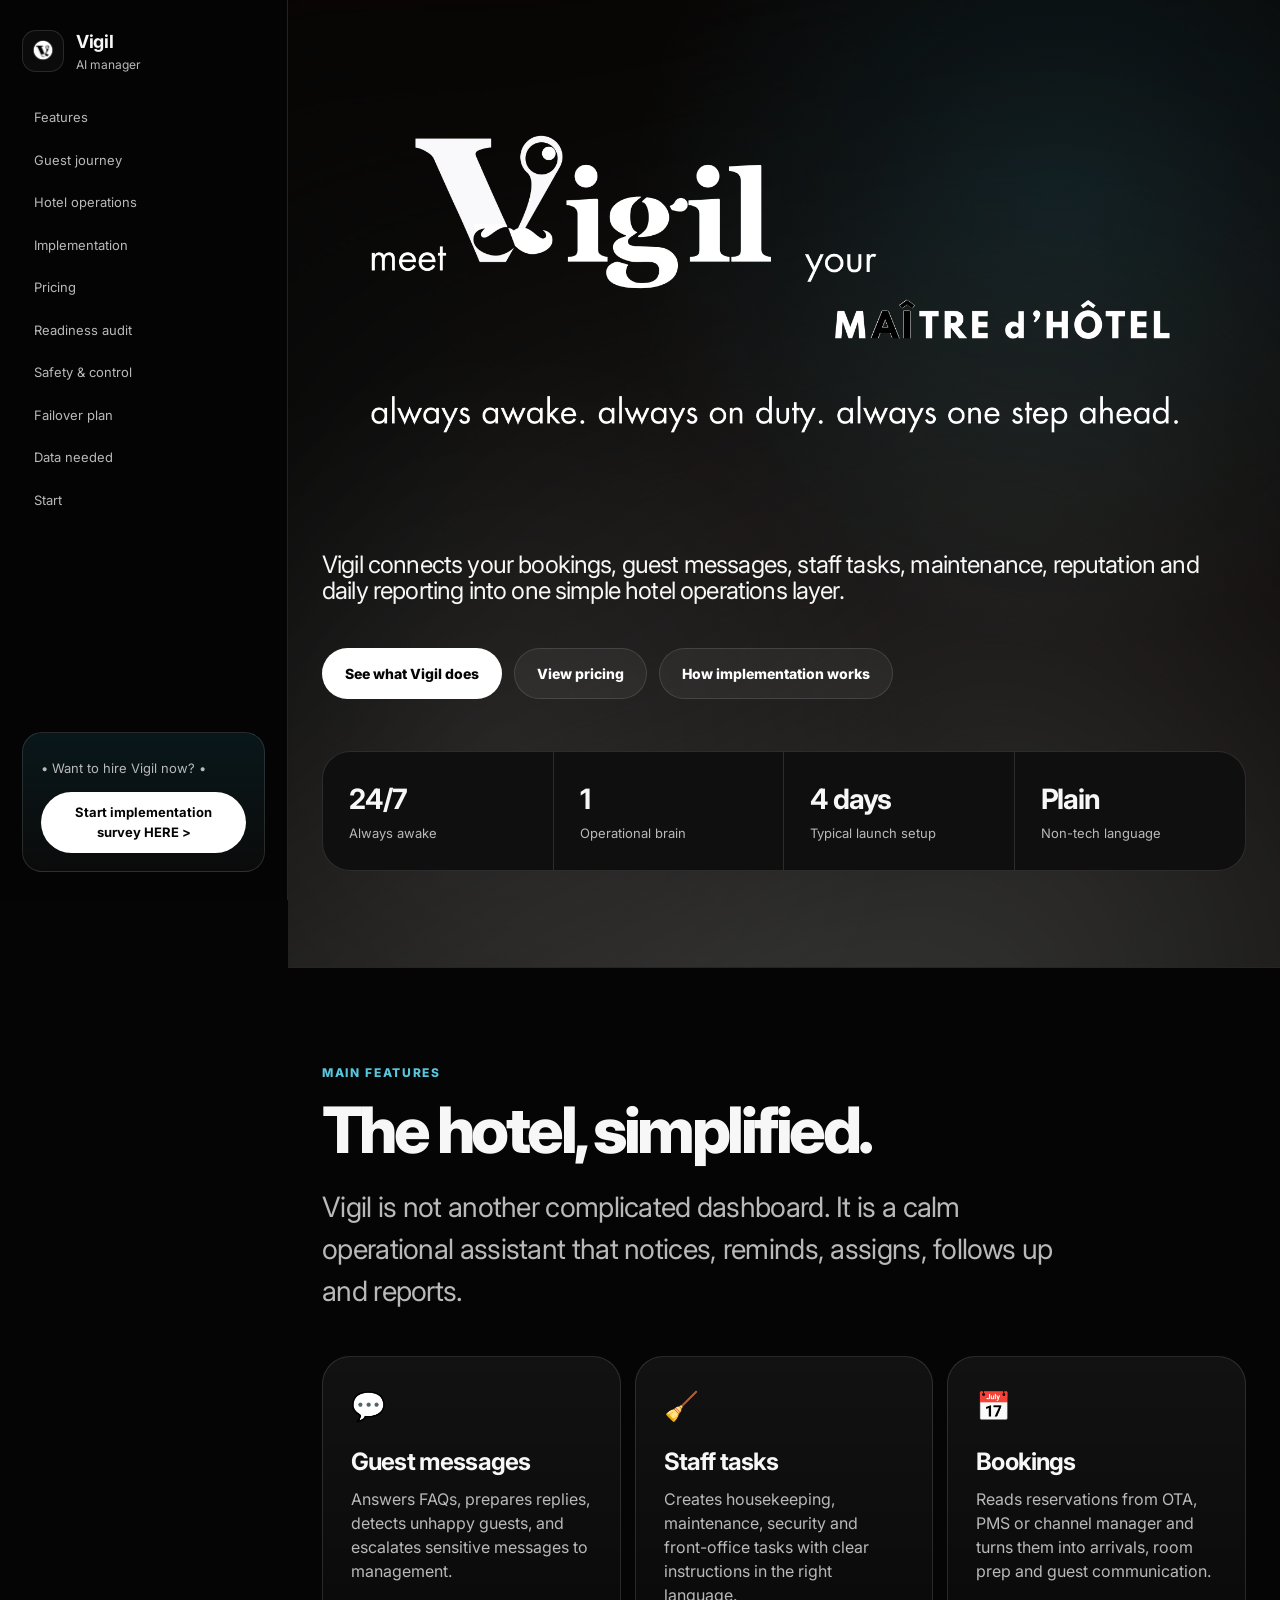
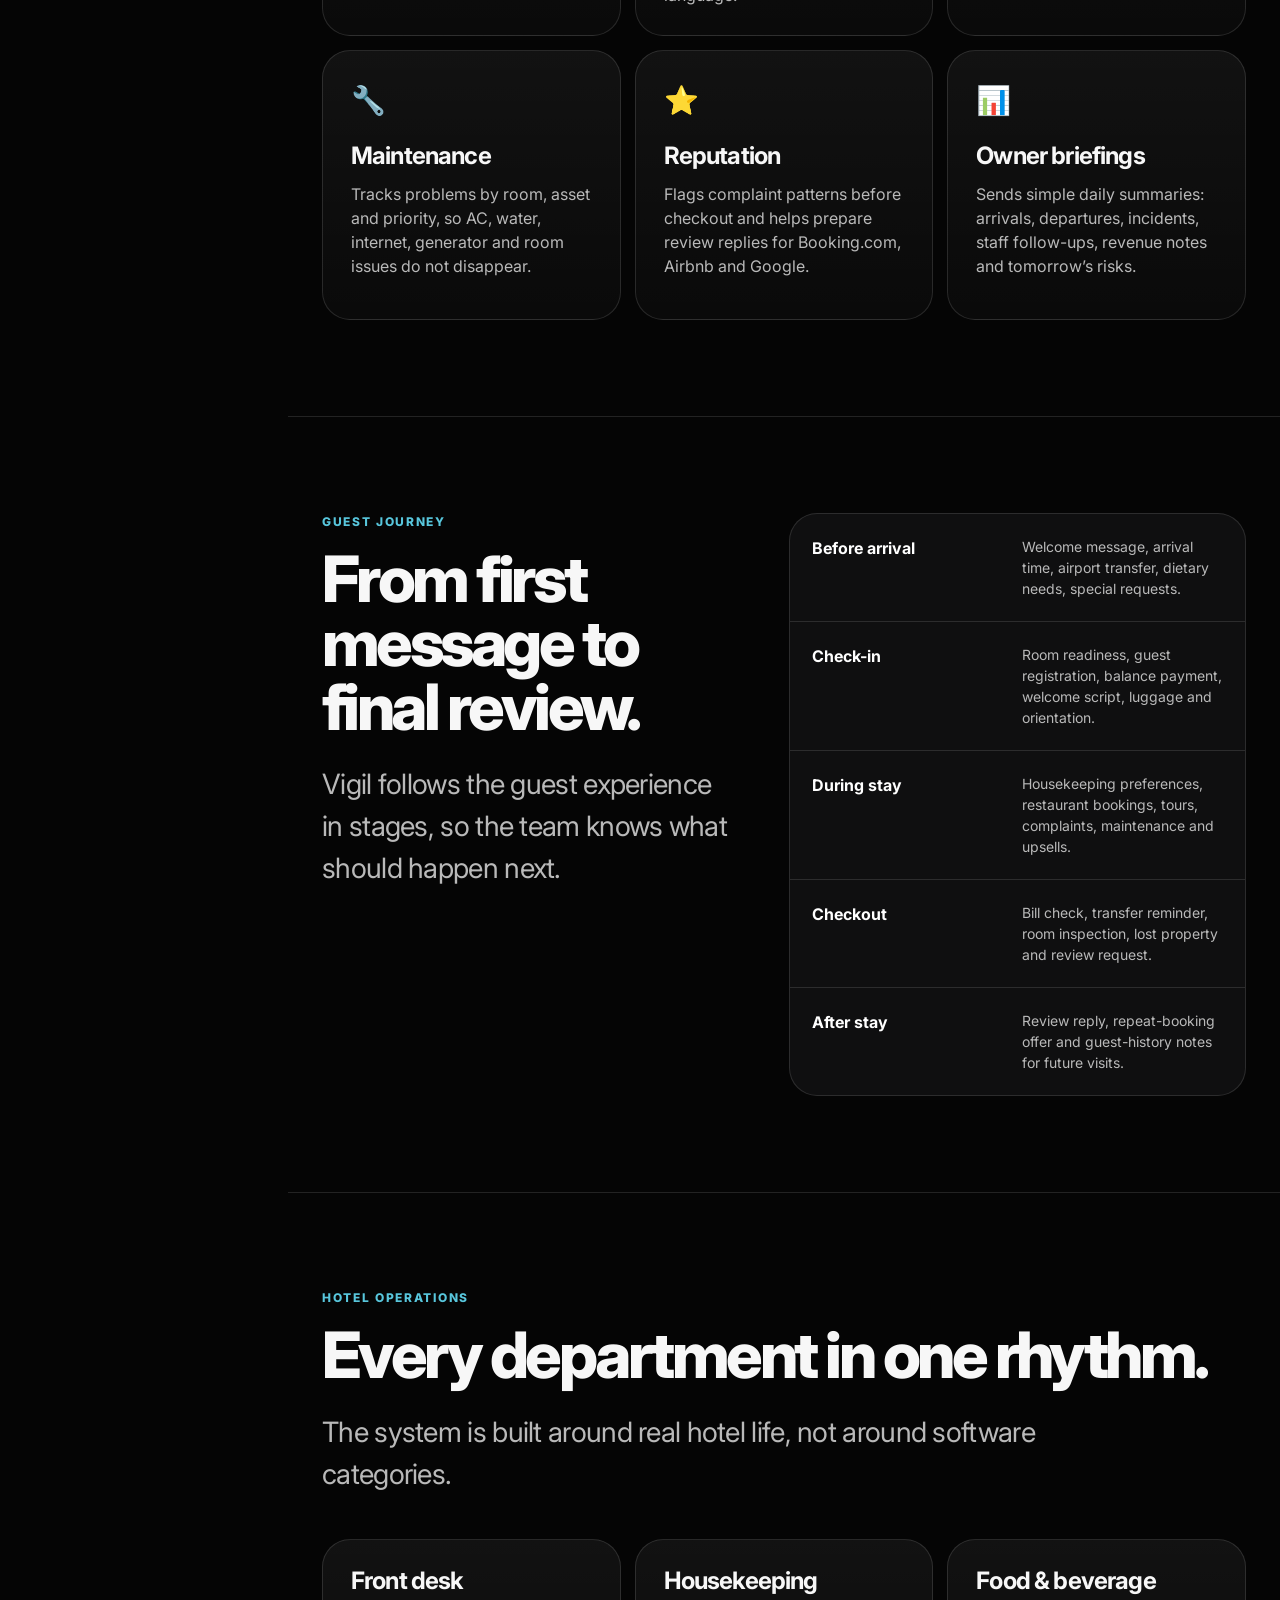
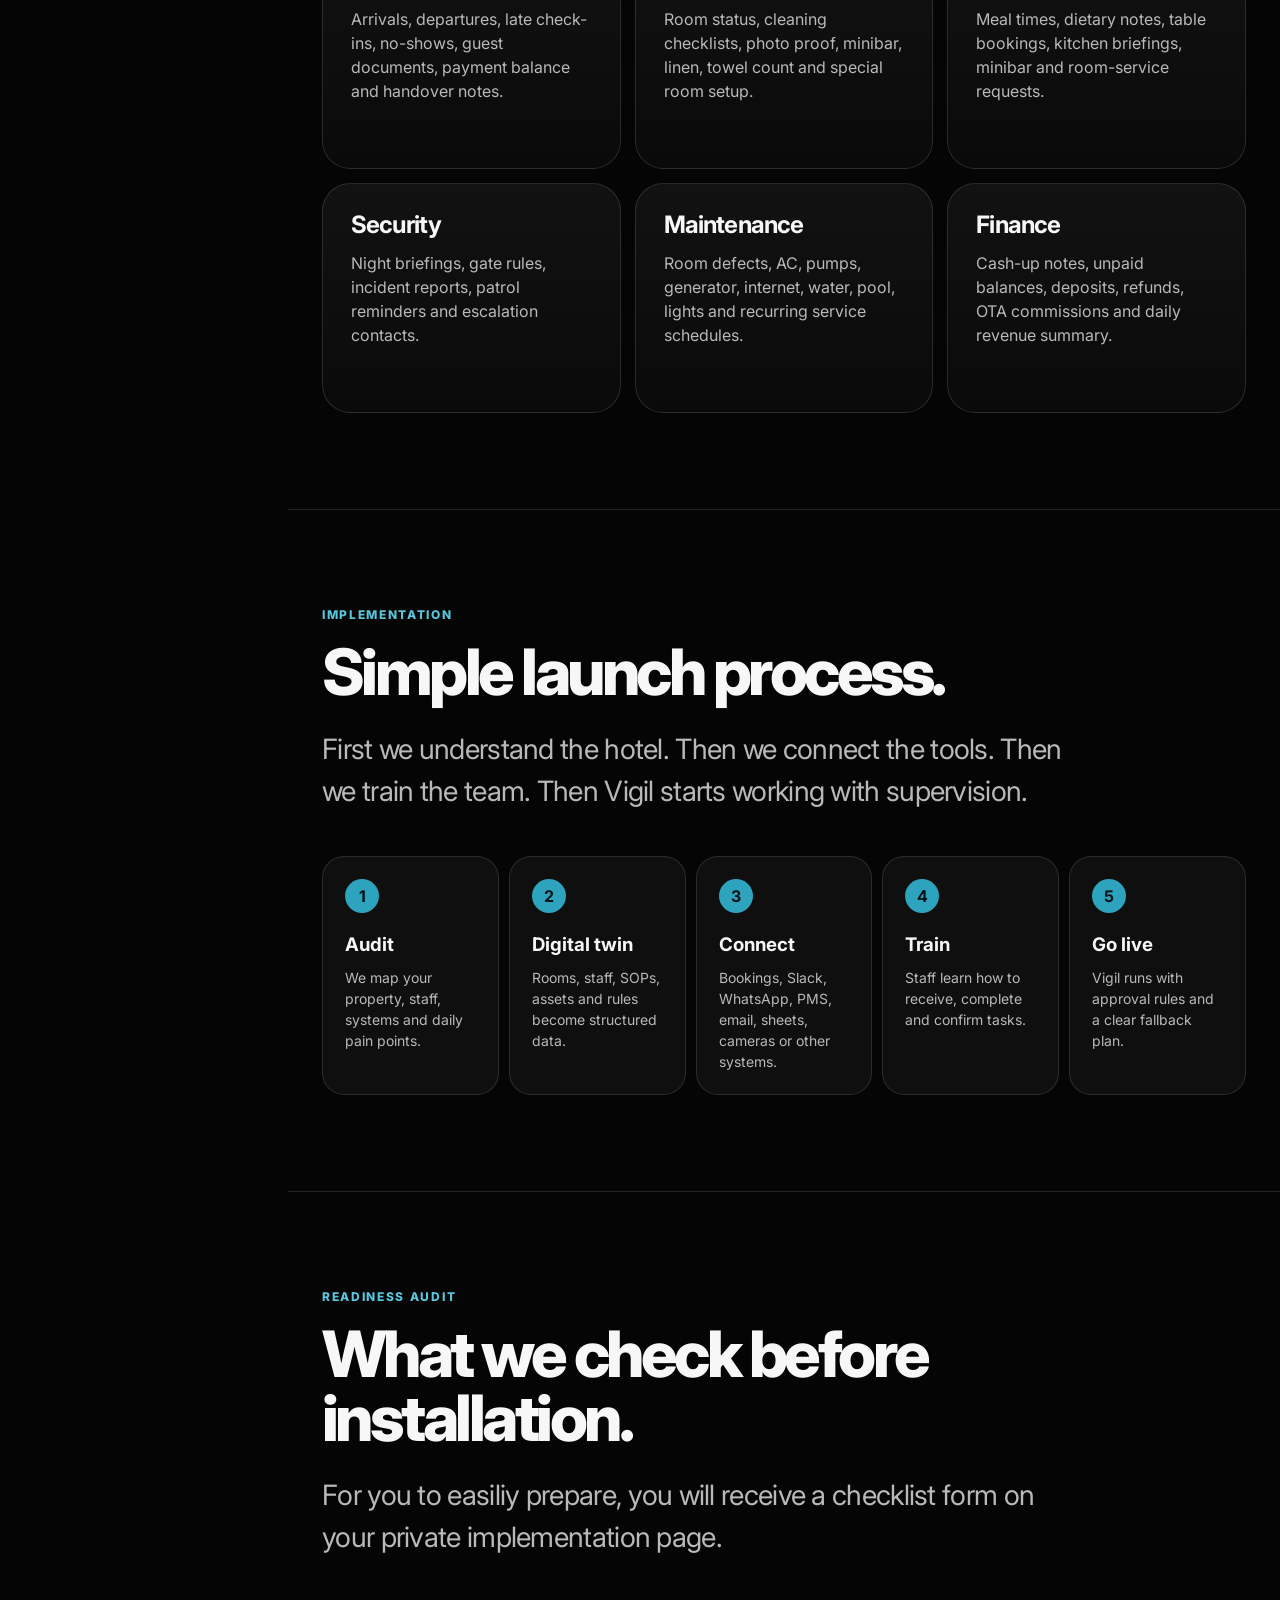
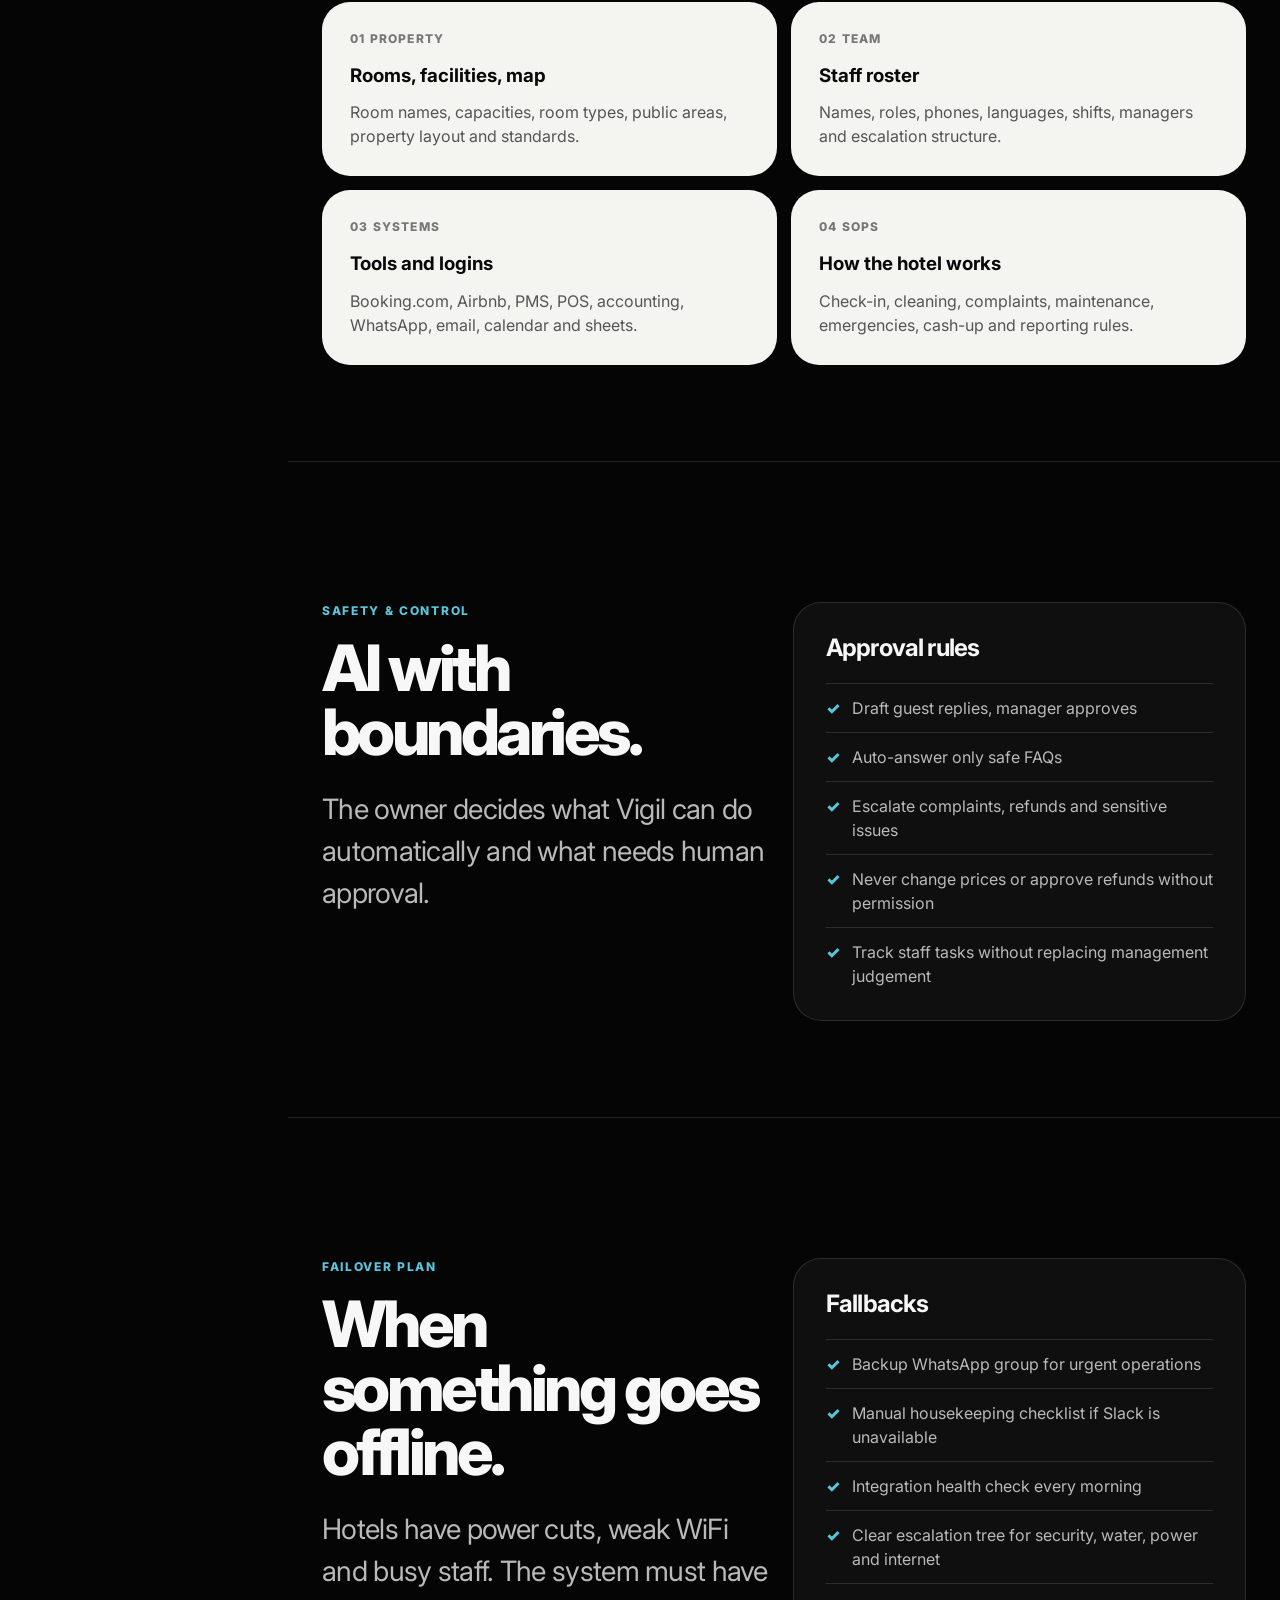
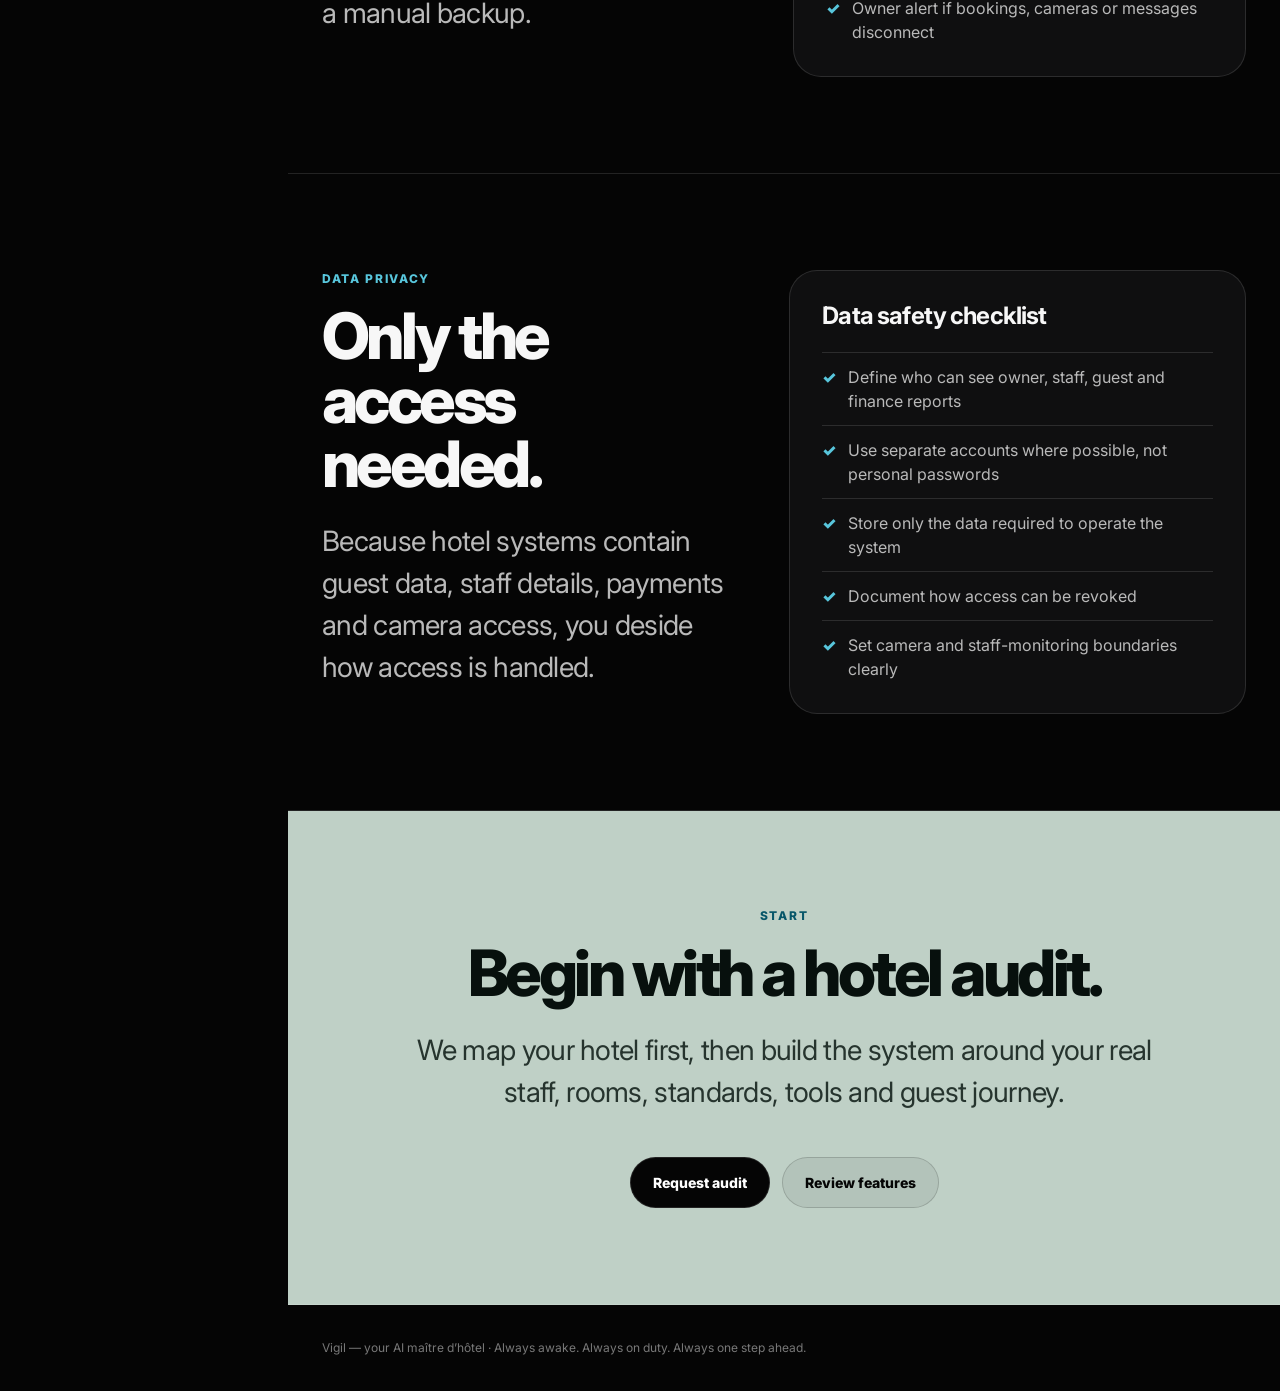
<file: index.html>
<!DOCTYPE html>
<html lang="en">
<head>
<meta charset="UTF-8" />
<meta name="viewport" content="width=device-width, initial-scale=1.0" />
<title>Vigil — Your AI Maître d’Hôtel</title>
<meta name="description" content="Vigil is an always-awake AI maître d’hôtel for modern hotels: guest messages, staff tasks, bookings, maintenance, reputation, safety and daily reporting in one simple system." />
<link rel="preconnect" href="https://fonts.googleapis.com">
<link href="https://fonts.googleapis.com/css2?family=Inter:wght@300;400;500;600;700;800&family=Playfair+Display:wght@700;800&display=swap" rel="stylesheet">
<style>
:root{
  --bg:#050505; --panel:#0f0f10; --panel2:#151517; --text:#f7f7f7; --muted:#b9b9b9; --soft:#787878;
  --line:rgba(255,255,255,.12); --blue:#2ea3be; --blue2:#58c6dc; --white:#fff; --sage:#bfd0c6;
  --radius:28px; --radius-sm:16px; --max:1180px; --side:288px;
}
*{box-sizing:border-box;margin:0;padding:0}
html{scroll-behavior:smooth;font-size:16px}
body{font-family:Inter,system-ui,-apple-system,Segoe UI,sans-serif;background:var(--bg);color:var(--text);line-height:1.5;-webkit-font-smoothing:antialiased;overflow-x:hidden}
a{color:inherit;text-decoration:none} button{font:inherit}
.page{display:grid;grid-template-columns:var(--side) 1fr;min-height:100vh}
.sidebar{position:sticky;top:0;height:100vh;border-right:1px solid var(--line);background:rgba(5,5,5,.86);backdrop-filter:blur(20px);padding:28px 22px;display:flex;flex-direction:column;gap:24px;z-index:10}
.brand-mini{display:flex;align-items:center;gap:12px}.small-logo{width:42px;height:42px;border:1px solid var(--line);border-radius:14px;display:grid;place-items:center;overflow:hidden;background:rgba(255,255,255,.03);flex-shrink:0}.small-logo img{width:100%;height:100%;object-fit:contain;padding:7px}.small-logo .logo-placeholder{color:var(--blue);font-family:Playfair Display,serif;font-size:32px;font-weight:800;line-height:1}.v-icon{width:42px;height:42px;border:1px solid var(--line);border-radius:14px;display:grid;place-items:center;color:var(--blue);font-family:Playfair Display,serif;font-size:32px;font-weight:800;line-height:1}.brand-mini strong{display:block;font-size:18px;letter-spacing:-.02em}.brand-mini span{display:block;font-size:12px;color:var(--muted);margin-top:1px}
.nav{display:flex;flex-direction:column;gap:3px}.nav a{font-size:13px;color:var(--muted);padding:10px 12px;border-radius:12px;transition:.2s}.nav a:hover{color:var(--white);background:rgba(255,255,255,.06)}
.side-card{margin-top:auto;border:1px solid var(--line);border-radius:20px;padding:18px;background:linear-gradient(180deg,rgba(46,163,190,.12),rgba(255,255,255,.03))}.side-card p{font-size:13px;color:var(--muted);margin:8px 0 14px}.side-card a{display:block;text-align:center;background:var(--white);color:#050505;padding:11px 14px;border-radius:999px;font-size:13px;font-weight:700}
.main{min-width:0}.section{padding:96px 34px;border-bottom:1px solid var(--line)}.container{max-width:var(--max);margin:0 auto}.narrow{max-width:850px;margin:0 auto}.eyebrow{color:var(--blue2);font-size:12px;text-transform:uppercase;letter-spacing:.14em;font-weight:800;margin-bottom:16px}.h1{font-size:clamp(54px,8vw,126px);line-height:.92;letter-spacing:-.07em;font-weight:800}.h2{font-size:clamp(34px,5vw,72px);line-height:1;letter-spacing:-.055em;font-weight:800}.h3{font-size:24px;letter-spacing:-.035em;line-height:1.1}.lead{font-size:clamp(19px,2.2vw,28px);color:var(--muted);max-width:760px;margin-top:24px;letter-spacing:-.025em}.copy{color:var(--muted);font-size:16px}.small{font-size:13px;color:var(--soft)}
.hero{min-height:100vh;display:grid;align-items:center;position:relative;overflow:hidden;background:#000}.hero:before{content:"";position:absolute;inset:-20%;background:radial-gradient(circle at 70% 30%,rgba(46,163,190,.14),transparent 32%),radial-gradient(circle at 30% 70%,rgba(255,255,255,.06),transparent 30%);pointer-events:none}.hero .container{position:relative}.hero-art-stack{max-width:980px;margin:0 auto 44px;display:flex;justify-content:center}.hero-logo-art{width:min(100%,980px);height:auto;display:block}.logo-word{font-family:Playfair Display,serif;font-size:clamp(70px,11vw,160px);font-weight:800;letter-spacing:-.065em;line-height:.9}.logo-word .v{color:var(--blue)}.subtitle{font-size:clamp(30px,5vw,74px);font-weight:800;letter-spacing:-.055em;margin-top:34px}.subtitle .ai{color:var(--blue)}.tagline{font-size:clamp(20px,2.7vw,40px);font-weight:300;color:#eaeaea;margin-top:34px;letter-spacing:-.03em}

.hero{
  background-image: linear-gradient(rgba(0,0,0,.72), rgba(0,0,0,.72)), url('pexels-splitshire-1526.jpg');
  background-size: cover;
  background-position: center;
}
.hero-actions{display:flex;gap:12px;margin-top:44px;flex-wrap:wrap}.btn{border:1px solid var(--line);border-radius:999px;padding:14px 22px;font-size:14px;font-weight:800;display:inline-flex;align-items:center;gap:10px}.btn.primary{background:var(--white);color:#050505}.btn.secondary{background:rgba(255,255,255,.05);color:var(--white)}
.strip{display:grid;grid-template-columns:repeat(4,1fr);border:1px solid var(--line);border-radius:var(--radius);overflow:hidden;background:var(--panel);margin-top:52px}.strip div{padding:26px;border-right:1px solid var(--line)}.strip div:last-child{border-right:0}.strip strong{display:block;font-size:28px;letter-spacing:-.04em}.strip span{display:block;color:var(--muted);font-size:13px;margin-top:4px}
.grid{display:grid;grid-template-columns:repeat(3,1fr);gap:14px;margin-top:44px}.card{border:1px solid var(--line);border-radius:var(--radius);background:linear-gradient(180deg,rgba(255,255,255,.055),rgba(255,255,255,.025));padding:28px;min-height:230px}.card .icon{font-size:28px;margin-bottom:22px}.card p{margin-top:12px}.card.feature{min-height:270px}.card.feature:hover{border-color:rgba(46,163,190,.55);background:linear-gradient(180deg,rgba(46,163,190,.12),rgba(255,255,255,.025))}
.two{display:grid;grid-template-columns:1fr 1fr;gap:18px;margin-top:44px}.panel{border:1px solid var(--line);border-radius:var(--radius);background:var(--panel);padding:32px}.list{display:flex;flex-direction:column;gap:12px;margin-top:22px}.list li{list-style:none;display:flex;gap:12px;color:var(--muted);border-top:1px solid var(--line);padding-top:12px}.tick{color:var(--blue2);font-weight:900}.workflow{display:grid;grid-template-columns:repeat(5,1fr);gap:10px;margin-top:44px}.step{border:1px solid var(--line);border-radius:22px;padding:22px;background:var(--panel)}.step b{display:grid;place-items:center;width:34px;height:34px;border-radius:50%;background:var(--blue);color:#001217;margin-bottom:18px}.step p{font-size:14px;color:var(--muted);margin-top:8px}
.split{display:grid;grid-template-columns:.95fr 1.05fr;gap:54px;align-items:start}.menu-map{border:1px solid var(--line);border-radius:var(--radius);overflow:hidden;background:var(--panel)}.menu-row{display:grid;grid-template-columns:190px 1fr;gap:20px;padding:22px;border-bottom:1px solid var(--line)}.menu-row:last-child{border-bottom:0}.menu-row strong{color:var(--white)}.menu-row span{color:var(--muted);font-size:14px}
.audit{display:grid;grid-template-columns:repeat(2,1fr);gap:14px;margin-top:44px}.audit-card{background:#f4f4f1;color:#090909;border-radius:var(--radius);padding:28px}.audit-card p{color:#555;margin-top:10px}.audit-card .mini{font-size:12px;color:#777;text-transform:uppercase;letter-spacing:.1em;font-weight:800;margin-bottom:14px}
.cta{background:var(--sage);color:#07100d;text-align:center}.cta .lead{color:#26342e;margin-left:auto;margin-right:auto}.cta .btn.primary{background:#050505;color:#fff}.cta .btn.secondary{background:rgba(0,0,0,.06);color:#050505;border-color:rgba(0,0,0,.16)}
.footer{padding:34px;color:var(--soft);font-size:12px}.mobile-top{display:none}
@media(max-width:980px){.page{display:block}.sidebar{display:none}.mobile-top{display:flex;position:sticky;top:0;z-index:20;align-items:center;justify-content:space-between;padding:14px 18px;background:rgba(5,5,5,.88);border-bottom:1px solid var(--line);backdrop-filter:blur(18px)}.section{padding:74px 20px}.strip{grid-template-columns:repeat(2,1fr)}.strip div:nth-child(2){border-right:0}.strip div:nth-child(1),.strip div:nth-child(2){border-bottom:1px solid var(--line)}.grid,.two,.split,.audit{grid-template-columns:1fr}.workflow{grid-template-columns:1fr}.menu-row{grid-template-columns:1fr;gap:8px}.hero{min-height:calc(100vh - 64px)}}
</style>
</head>
<body>
<div class="mobile-top"><a class="brand-mini" href="#home" aria-label="Vigil home"><div class="small-logo"><img src="logo.png" alt="Vigil logo"></div><div><strong>Vigil</strong><span>AI manager</span></div></a><a class="btn secondary" href="/pricing.html">Pricing</a></div>
<div class="page">
<aside class="sidebar">

  <a class="brand-mini" href="#home" aria-label="Vigil home">
    <div class="small-logo">
      <img src="logo.png" alt="Vigil logo">
    </div>
    <div>
      <strong>Vigil</strong>
      <span>AI manager</span>
    </div>
  </a>

  <nav class="nav">
    <a href="#features">Features</a>
    <a href="#guest-journey">Guest journey</a>
    <a href="#operations">Hotel operations</a>
    <a href="#implementation">Implementation</a>
    <a href="/pricing.html">Pricing</a>
    <a href="#audit">Readiness audit</a>
    <a href="#trust">Safety & control</a>
    <a href="#failover">Failover plan</a>
    <a href="#data">Data needed</a>
    <a href="#cta">Start</a>
  </nav>

 <div class="side-card">
  <strong> </strong>

  <p>
    • Want to hire Vigil now? •
  </p>

  <a href="/implementation.html" class="btn-primary">
    Start implementation survey HERE >
  </a>

</div>

</aside>
<main class="main">
<section id="home" class="section hero">
  <div class="container">
    <div class="hero-art-stack">
      <img src="main_pic.png" alt="Meet Vigil — your Maître d’Hôtel" class="hero-logo-art">
    </div>
    <!-- Text fallback, kept for SEO/accessibility and easy editing.
    <div class="logo-word"><span class="v">V</span>igil</div>
    <div class="subtitle">your <span class="ai">AI</span> maître d’hôtel</div>
    <p class="tagline">always awake. always on duty. always one step ahead.</p>
    -->
    <p class="h3">Vigil connects your bookings, guest messages, staff tasks, maintenance, reputation and daily reporting into one simple hotel operations layer.</p>
   <div class="hero-actions">
  <a class="btn primary" href="#features">See what Vigil does</a>
  <a class="btn secondary" href="/pricing.html">View pricing</a>
  <a class="btn secondary" href="#implementation">How implementation works</a>
</div>
    <div class="strip"><div><strong>24/7</strong><span>Always awake</span></div><div><strong>1</strong><span>Operational brain</span></div><div><strong>4 days</strong><span>Typical launch setup</span></div><div><strong>Plain</strong><span>Non-tech language</span></div></div>
  </div>
</section>
<section id="features" class="section">
  <div class="container"><div class="eyebrow">Main features</div><h2 class="h2">The hotel, simplified.</h2><p class="lead">Vigil is not another complicated dashboard. It is a calm operational assistant that notices, reminds, assigns, follows up and reports.</p>
    <div class="grid">
      <div class="card feature"><div class="icon">💬</div><h3 class="h3">Guest messages</h3><p class="copy">Answers FAQs, prepares replies, detects unhappy guests, and escalates sensitive messages to management.</p></div>
      <div class="card feature"><div class="icon">🧹</div><h3 class="h3">Staff tasks</h3><p class="copy">Creates housekeeping, maintenance, security and front-office tasks with clear instructions in the right language.</p></div>
      <div class="card feature"><div class="icon">📅</div><h3 class="h3">Bookings</h3><p class="copy">Reads reservations from OTA, PMS or channel manager and turns them into arrivals, room prep and guest communication.</p></div>
      <div class="card feature"><div class="icon">🔧</div><h3 class="h3">Maintenance</h3><p class="copy">Tracks problems by room, asset and priority, so AC, water, internet, generator and room issues do not disappear.</p></div>
      <div class="card feature"><div class="icon">⭐</div><h3 class="h3">Reputation</h3><p class="copy">Flags complaint patterns before checkout and helps prepare review replies for Booking.com, Airbnb and Google.</p></div>
      <div class="card feature"><div class="icon">📊</div><h3 class="h3">Owner briefings</h3><p class="copy">Sends simple daily summaries: arrivals, departures, incidents, staff follow-ups, revenue notes and tomorrow’s risks.</p></div>
    </div>
  </div>
</section>
<section id="guest-journey" class="section">
  <div class="container split"><div><div class="eyebrow">Guest journey</div><h2 class="h2">From first message to final review.</h2><p class="lead">Vigil follows the guest experience in stages, so the team knows what should happen next.</p></div><div class="menu-map">
    <div class="menu-row"><strong>Before arrival</strong><span>Welcome message, arrival time, airport transfer, dietary needs, special requests.</span></div>
    <div class="menu-row"><strong>Check-in</strong><span>Room readiness, guest registration, balance payment, welcome script, luggage and orientation.</span></div>
    <div class="menu-row"><strong>During stay</strong><span>Housekeeping preferences, restaurant bookings, tours, complaints, maintenance and upsells.</span></div>
    <div class="menu-row"><strong>Checkout</strong><span>Bill check, transfer reminder, room inspection, lost property and review request.</span></div>
    <div class="menu-row"><strong>After stay</strong><span>Review reply, repeat-booking offer and guest-history notes for future visits.</span></div>
  </div></div>
</section>
<section id="operations" class="section">
  <div class="container"><div class="eyebrow">Hotel operations</div><h2 class="h2">Every department in one rhythm.</h2><p class="lead">The system is built around real hotel life, not around software categories.</p>
    <div class="grid">
      <div class="card"><h3 class="h3">Front desk</h3><p class="copy">Arrivals, departures, late check-ins, no-shows, guest documents, payment balance and handover notes.</p></div>
      <div class="card"><h3 class="h3">Housekeeping</h3><p class="copy">Room status, cleaning checklists, photo proof, minibar, linen, towel count and special room setup.</p></div>
      <div class="card"><h3 class="h3">Food & beverage</h3><p class="copy">Meal times, dietary notes, table bookings, kitchen briefings, minibar and room-service requests.</p></div>
      <div class="card"><h3 class="h3">Security</h3><p class="copy">Night briefings, gate rules, incident reports, patrol reminders and escalation contacts.</p></div>
      <div class="card"><h3 class="h3">Maintenance</h3><p class="copy">Room defects, AC, pumps, generator, internet, water, pool, lights and recurring service schedules.</p></div>
      <div class="card"><h3 class="h3">Finance</h3><p class="copy">Cash-up notes, unpaid balances, deposits, refunds, OTA commissions and daily revenue summary.</p></div>
    </div>
  </div>
</section>
<section id="implementation" class="section">
  <div class="container"><div class="eyebrow">Implementation</div><h2 class="h2">Simple launch process.</h2><p class="lead">First we understand the hotel. Then we connect the tools. Then we train the team. Then Vigil starts working with supervision.</p>
    <div class="workflow"><div class="step"><b>1</b><h3>Audit</h3><p>We map your property, staff, systems and daily pain points.</p></div><div class="step"><b>2</b><h3>Digital twin</h3><p>Rooms, staff, SOPs, assets and rules become structured data.</p></div><div class="step"><b>3</b><h3>Connect</h3><p>Bookings, Slack, WhatsApp, PMS, email, sheets, cameras or other systems.</p></div><div class="step"><b>4</b><h3>Train</h3><p>Staff learn how to receive, complete and confirm tasks.</p></div><div class="step"><b>5</b><h3>Go live</h3><p>Vigil runs with approval rules and a clear fallback plan.</p></div></div>
  </div>
</section>
<section id="audit" class="section">
  <div class="container"><div class="eyebrow">Readiness audit</div><h2 class="h2">What we check before installation.</h2><p class="lead">For you to easiliy prepare, you will receive a checklist form on your private implementation page.</p>
    <div class="audit"><div class="audit-card"><div class="mini">01 Property</div><h3>Rooms, facilities, map</h3><p>Room names, capacities, room types, public areas, property layout and standards.</p></div><div class="audit-card"><div class="mini">02 Team</div><h3>Staff roster</h3><p>Names, roles, phones, languages, shifts, managers and escalation structure.</p></div><div class="audit-card"><div class="mini">03 Systems</div><h3>Tools and logins</h3><p>Booking.com, Airbnb, PMS, POS, accounting, WhatsApp, email, calendar and sheets.</p></div><div class="audit-card"><div class="mini">04 SOPs</div><h3>How the hotel works</h3><p>Check-in, cleaning, complaints, maintenance, emergencies, cash-up and reporting rules.</p></div></div>
  </div>
</section>
<section id="trust" class="section">
  <div class="container two"><div><div class="eyebrow">Safety & control</div><h2 class="h2">AI with boundaries.</h2><p class="lead">The owner decides what Vigil can do automatically and what needs human approval.</p></div><div class="panel"><h3 class="h3">Approval rules</h3><ul class="list"><li><span class="tick">✓</span> Draft guest replies, manager approves</li><li><span class="tick">✓</span> Auto-answer only safe FAQs</li><li><span class="tick">✓</span> Escalate complaints, refunds and sensitive issues</li><li><span class="tick">✓</span> Never change prices or approve refunds without permission</li><li><span class="tick">✓</span> Track staff tasks without replacing management judgement</li></ul></div></div>
</section>
<section id="failover" class="section">
  <div class="container two"><div><div class="eyebrow">Failover plan</div><h2 class="h2">When something goes offline.</h2><p class="lead">Hotels have power cuts, weak WiFi and busy staff. The system must have a manual backup.</p></div><div class="panel"><h3 class="h3">Fallbacks</h3><ul class="list"><li><span class="tick">✓</span> Backup WhatsApp group for urgent operations</li><li><span class="tick">✓</span> Manual housekeeping checklist if Slack is unavailable</li><li><span class="tick">✓</span> Integration health check every morning</li><li><span class="tick">✓</span> Clear escalation tree for security, water, power and internet</li><li><span class="tick">✓</span> Owner alert if bookings, cameras or messages disconnect</li></ul></div></div>
</section>
<section id="data" class="section">
  <div class="container split"><div><div class="eyebrow">Data privacy</div><h2 class="h2">Only the access needed.</h2><p class="lead">Because hotel systems contain guest data, staff details, payments and camera access, you deside how access is handled.</p></div><div class="panel"><h3 class="h3">Data safety checklist</h3><ul class="list"><li><span class="tick">✓</span> Define who can see owner, staff, guest and finance reports</li><li><span class="tick">✓</span> Use separate accounts where possible, not personal passwords</li><li><span class="tick">✓</span> Store only the data required to operate the system</li><li><span class="tick">✓</span> Document how access can be revoked</li><li><span class="tick">✓</span> Set camera and staff-monitoring boundaries clearly</li></ul></div></div>
</section>
<section id="cta" class="section cta"><div class="container narrow"><div class="eyebrow" style="color:#075669">Start</div><h2 class="h2">Begin with a hotel audit.</h2><p class="lead">We map your hotel first, then build the system around your real staff, rooms, standards, tools and guest journey.</p><div class="hero-actions" style="justify-content:center"><a class="btn primary" href="mailto:hello@vigil.works?subject=Vigil hotel audit request">Request audit</a><a class="btn secondary" href="#features">Review features</a></div></div></section>
<footer class="footer"><div class="container">Vigil — your AI maître d’hôtel · Always awake. Always on duty. Always one step ahead.</div></footer>
</main>
</div>
</body>
</html>
</file>
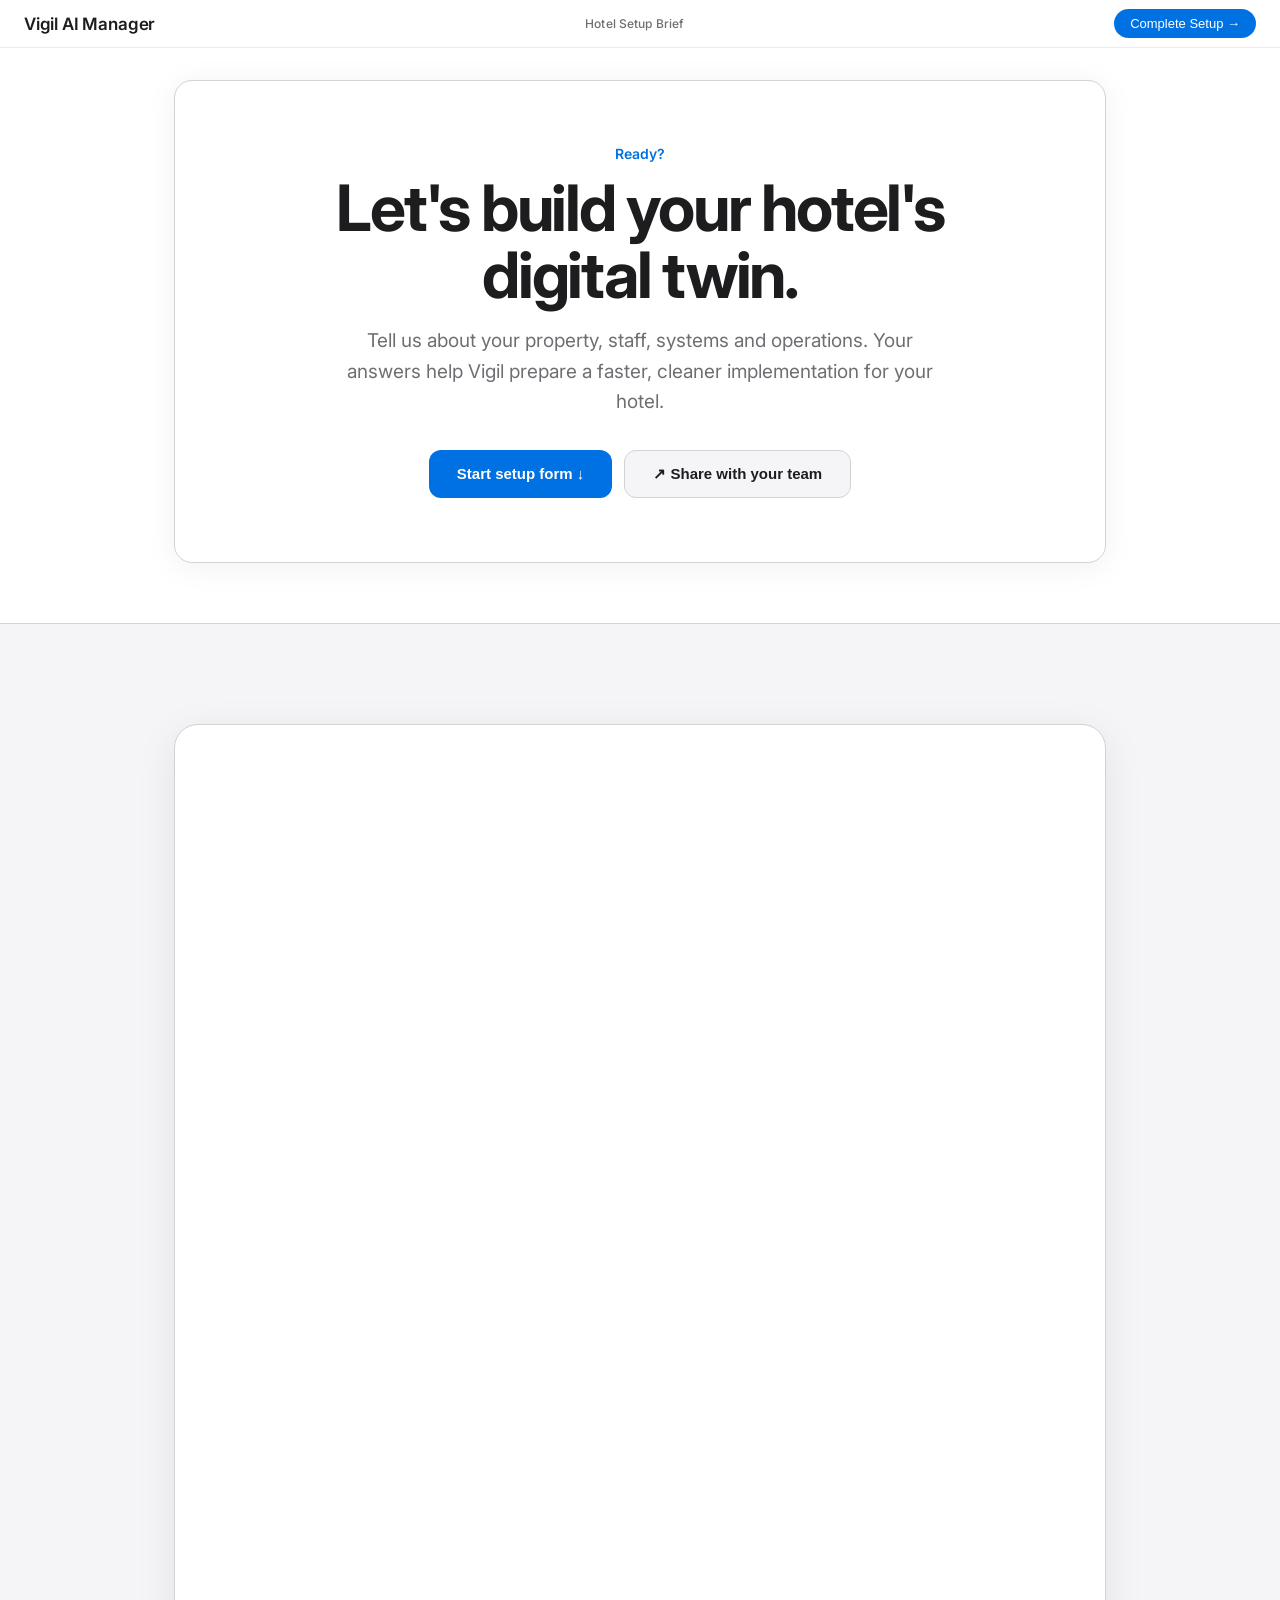
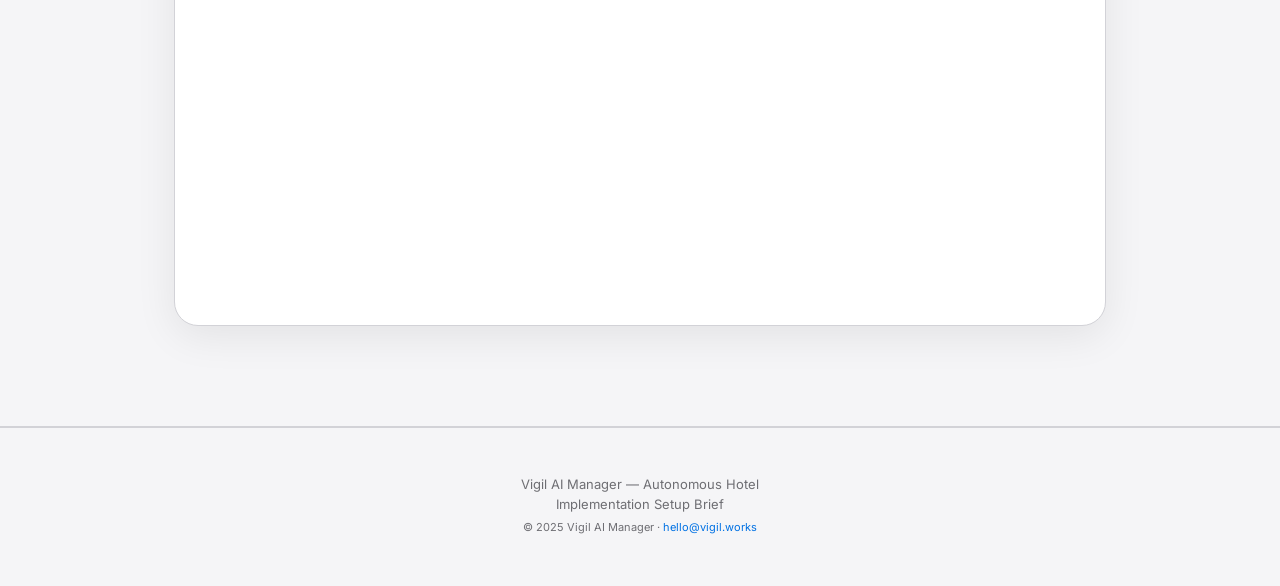
<file: implementation.html>
<!DOCTYPE html>
<html lang="en">
<head>
<meta charset="UTF-8">
<meta name="viewport" content="width=device-width, initial-scale=1.0">
<title>Vigil AI Manager — Hotel Setup Brief</title>

<link rel="preconnect" href="https://fonts.googleapis.com">
<link href="https://fonts.googleapis.com/css2?family=Inter:wght@300;400;500;600;700&display=swap" rel="stylesheet">

<style>
*, *::before, *::after { box-sizing: border-box; margin: 0; padding: 0; }

html { scroll-behavior: smooth; font-size: 16px; }

body {
  font-family: -apple-system, BlinkMacSystemFont, 'Inter', 'Segoe UI', sans-serif;
  color: #1d1d1f;
  background: #fff;
  -webkit-font-smoothing: antialiased;
  overflow-x: hidden;
}

a { text-decoration: none; color: inherit; }

:root {
  --blue: #0071e3;
  --blue-dark: #0064cc;
  --gray-bg: #f5f5f7;
  --gray-border: #d2d2d7;
  --text: #1d1d1f;
  --text-secondary: #6e6e73;
  --white: #ffffff;
  --radius: 18px;
}

.headline {
  font-size: clamp(32px, 5vw, 64px);
  font-weight: 700;
  line-height: 1.05;
  letter-spacing: -0.035em;
  color: var(--text);
}

.body-copy {
  font-size: clamp(15px, 1.5vw, 19px);
  font-weight: 400;
  line-height: 1.6;
  color: var(--text-secondary);
}

.eyebrow {
  font-size: 14px;
  font-weight: 600;
  letter-spacing: 0.01em;
  color: var(--blue);
  margin-bottom: 12px;
}

nav {
  position: fixed;
  top: 0;
  left: 0;
  right: 0;
  z-index: 1000;
  height: 48px;
  background: rgba(255,255,255,0.85);
  backdrop-filter: saturate(180%) blur(20px);
  -webkit-backdrop-filter: saturate(180%) blur(20px);
  border-bottom: 1px solid rgba(0,0,0,0.08);
  display: flex;
  align-items: center;
  justify-content: space-between;
  padding: 0 24px;
}

.nav-logo {
  font-size: 17px;
  font-weight: 600;
  letter-spacing: -0.01em;
  color: var(--text);
}

.nav-badge {
  font-size: 12px;
  font-weight: 500;
  color: var(--text-secondary);
  letter-spacing: 0.01em;
}

.nav-cta {
  font-size: 13px;
  font-weight: 500;
  color: var(--white);
  background: var(--blue);
  padding: 7px 16px;
  border-radius: 20px;
  transition: background 0.2s;
  cursor: pointer;
  border: none;
}

.nav-cta:hover { background: var(--blue-dark); }

.progress-line {
  position: fixed;
  top: 48px;
  left: 0;
  height: 2px;
  background: var(--blue);
  z-index: 999;
  transition: width 0.1s linear;
  box-shadow: 0 0 6px rgba(0,113,227,0.4);
}

.container {
  max-width: 980px;
  margin: 0 auto;
  padding: 0 24px;
}

.section {
  padding: 100px 0;
}

.section-gray {
  background: var(--gray-bg);
}

.text-center {
  text-align: center;
}

.cta-block {
  background: var(--white);
  border: 1px solid var(--gray-border);
  border-radius: var(--radius);
  padding: 64px 56px;
  text-align: center;
  box-shadow: 0 4px 32px rgba(0,0,0,0.06);
  margin-top: 80px;
}

.cta-buttons {
  display: flex;
  gap: 12px;
  justify-content: center;
  margin-top: 32px;
  flex-wrap: wrap;
}

.btn-primary,
.btn-secondary {
  font-size: 15px;
  font-weight: 600;
  padding: 14px 28px;
  border-radius: 12px;
  border: none;
  cursor: pointer;
  transition: all 0.2s;
  display: inline-flex;
  align-items: center;
  justify-content: center;
}

.btn-primary {
  background: var(--blue);
  color: #fff;
}

.btn-primary:hover {
  background: var(--blue-dark);
  transform: translateY(-1px);
  box-shadow: 0 4px 16px rgba(0,113,227,0.3);
}

.btn-secondary {
  background: var(--gray-bg);
  color: var(--text);
  border: 1px solid var(--gray-border);
}

.btn-secondary:hover {
  background: #eaeaec;
  transform: translateY(-1px);
}

.tally-card {
  background: #fff;
  border-radius: 24px;
  overflow: hidden;
  box-shadow: 0 10px 40px rgba(0,0,0,0.08);
  border: 1px solid var(--gray-border);
}

.tally-card iframe {
  display: block;
  width: 100%;
  min-height: 1200px;
  border: 0;
}

.hr {
  border: none;
  border-top: 1px solid var(--gray-border);
  margin: 0;
}

footer {
  padding: 48px 24px;
  text-align: center;
  background: var(--gray-bg);
  border-top: 1px solid var(--gray-border);
}

footer p {
  font-size: 13px;
  color: var(--text-secondary);
  margin-bottom: 4px;
}

.fade-up {
  opacity: 0;
  transform: translateY(24px);
  transition: opacity 0.6s ease, transform 0.6s ease;
}

.fade-up.visible {
  opacity: 1;
  transform: translateY(0);
}

@media (max-width: 768px) {
  .nav-badge {
    display: none;
  }

  .cta-block {
    padding: 40px 28px;
    margin-top: 70px;
  }

  .section {
    padding: 70px 0;
  }

  .tally-card iframe {
    min-height: 1400px;
  }
}
</style>
</head>

<body>

<div id="progress" class="progress-line" style="width:0%"></div>

<nav>
  <div class="nav-logo">Vigil AI Manager</div>
  <div class="nav-badge">Hotel Setup Brief</div>
  <button class="nav-cta" onclick="document.getElementById('implementation-form').scrollIntoView({behavior:'smooth'})">
    Complete Setup →
  </button>
</nav>

<!-- HERO -->
<div class="container">
  <div class="cta-block fade-up">
    <div class="eyebrow">Ready?</div>
    <h1 class="headline">Let's build your hotel's<br>digital twin.</h1>
    <p class="body-copy" style="max-width:620px;margin:18px auto 0;">
      Tell us about your property, staff, systems and operations. Your answers help Vigil prepare a faster, cleaner implementation for your hotel.
    </p>

    <div class="cta-buttons">
      <button class="btn-primary" onclick="document.getElementById('implementation-form').scrollIntoView({behavior:'smooth'})">
        Start setup form ↓
      </button>
      <button class="btn-secondary" onclick="shareGuide()">
        ↗ Share with your team
      </button>
    </div>
  </div>
</div>

<hr class="hr" style="margin-top:60px;">

<!-- TALLY FORM -->
<section class="section section-gray" id="implementation-form">
  <div class="container">

    <div class="tally-card fade-up">
      <iframe
        data-tally-src="https://tally.so/embed/NpMaqO?alignLeft=1&hideTitle=1&transparentBackground=1&dynamicHeight=1"
        loading="lazy"
        width="100%"
        height="1200"
        frameborder="0"
        marginheight="0"
        marginwidth="0"
        title="Vigil Implementation Form">
      </iframe>
    </div>

  </div>
</section>

<hr class="hr">

<footer>
  <p>Vigil AI Manager — Autonomous Hotel</p>
  <p>Implementation Setup Brief</p>
  <p style="margin-top:8px;font-size:11px">
    © 2025 Vigil AI Manager · 
    <a href="mailto:hello@vigil.works" style="color:var(--blue)">hello@vigil.works</a>
  </p>
</footer>

<script async src="https://tally.so/widgets/embed.js"></script>

<script>
window.addEventListener('scroll', () => {
  const max = document.body.scrollHeight - window.innerHeight;
  const pct = max > 0 ? (window.scrollY / max) * 100 : 0;
  document.getElementById('progress').style.width = Math.min(pct, 100) + '%';
});

const observer = new IntersectionObserver((entries) => {
  entries.forEach(e => {
    if (e.isIntersecting) e.target.classList.add('visible');
  });
}, { threshold: 0.06 });

document.querySelectorAll('.fade-up').forEach(el => observer.observe(el));

function shareGuide() {
  if (navigator.share) {
    navigator.share({
      title: 'Vigil AI Manager — Hotel Setup Brief',
      url: window.location.href
    });
  } else if (navigator.clipboard) {
    navigator.clipboard.writeText(window.location.href).then(() => {
      alert('Link copied to clipboard');
    });
  } else {
    prompt('Copy this link:', window.location.href);
  }
}
</script>

</body>
</html>
</file>
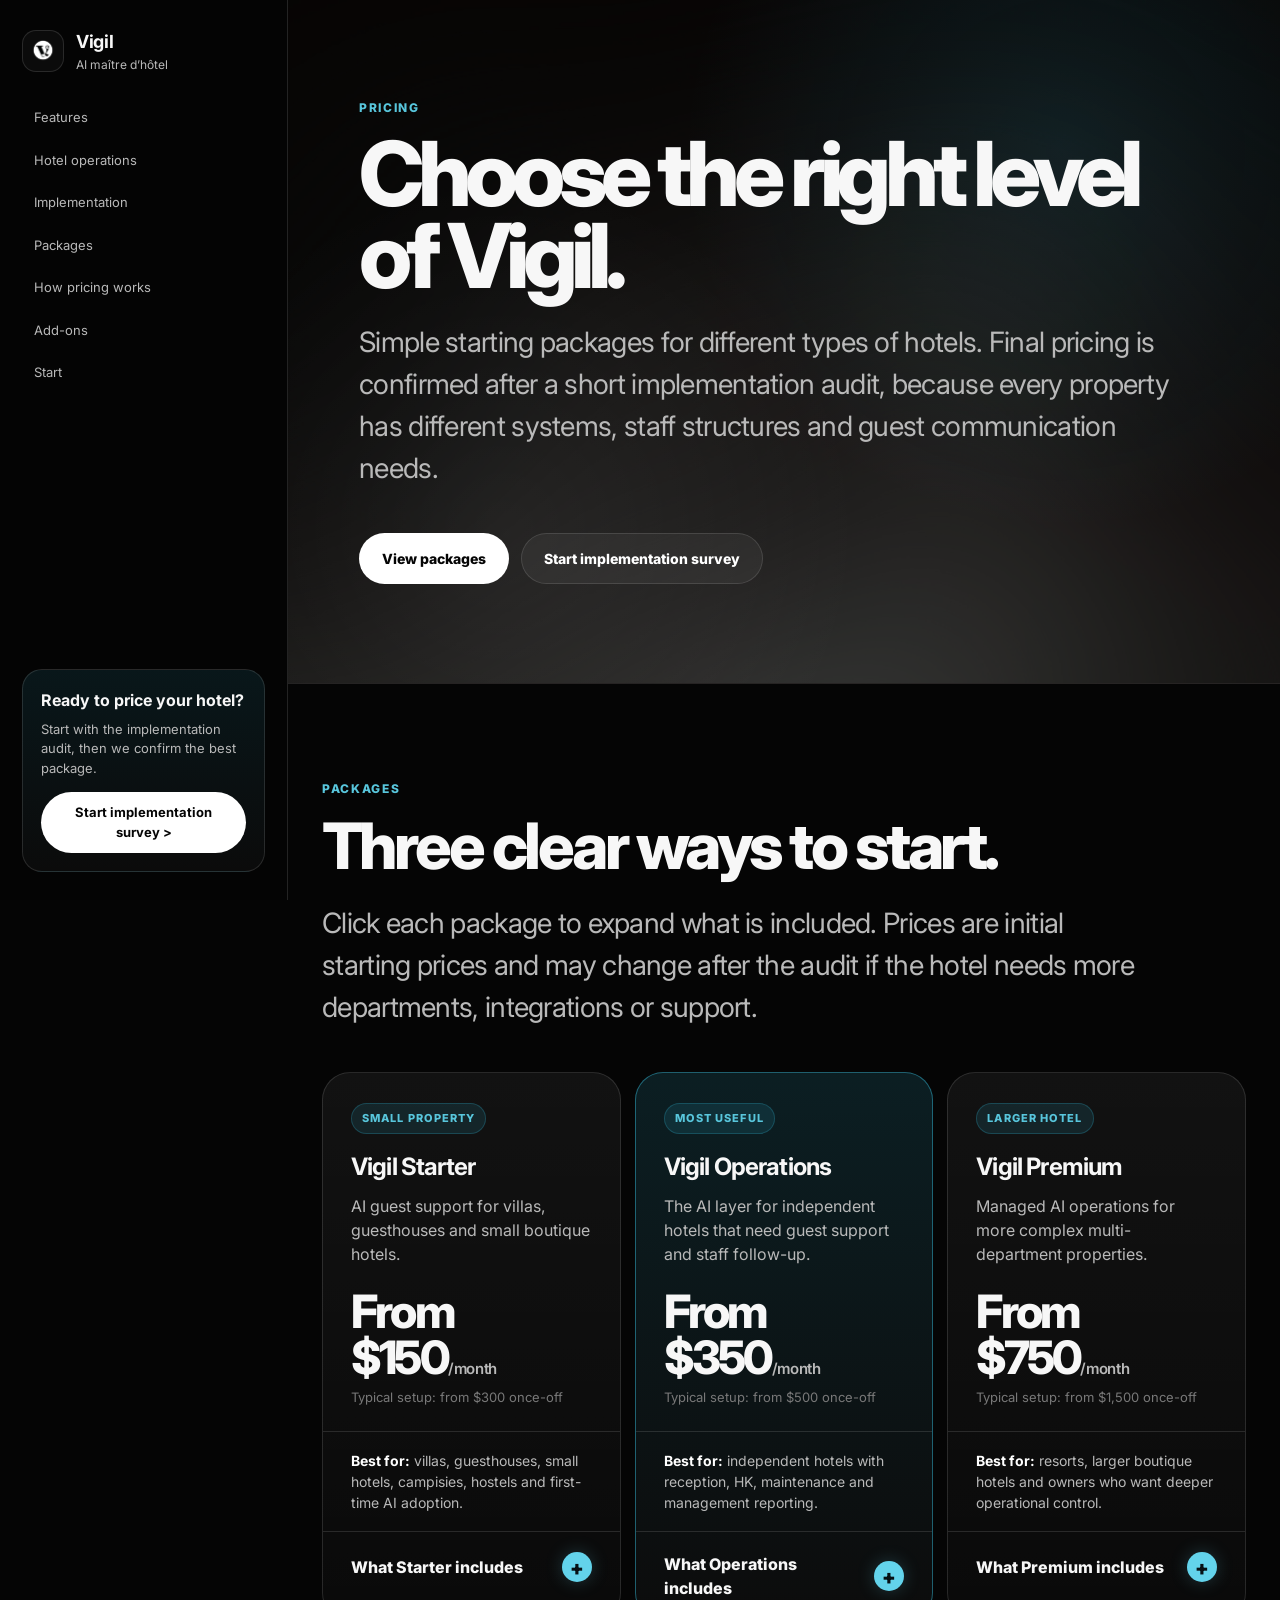
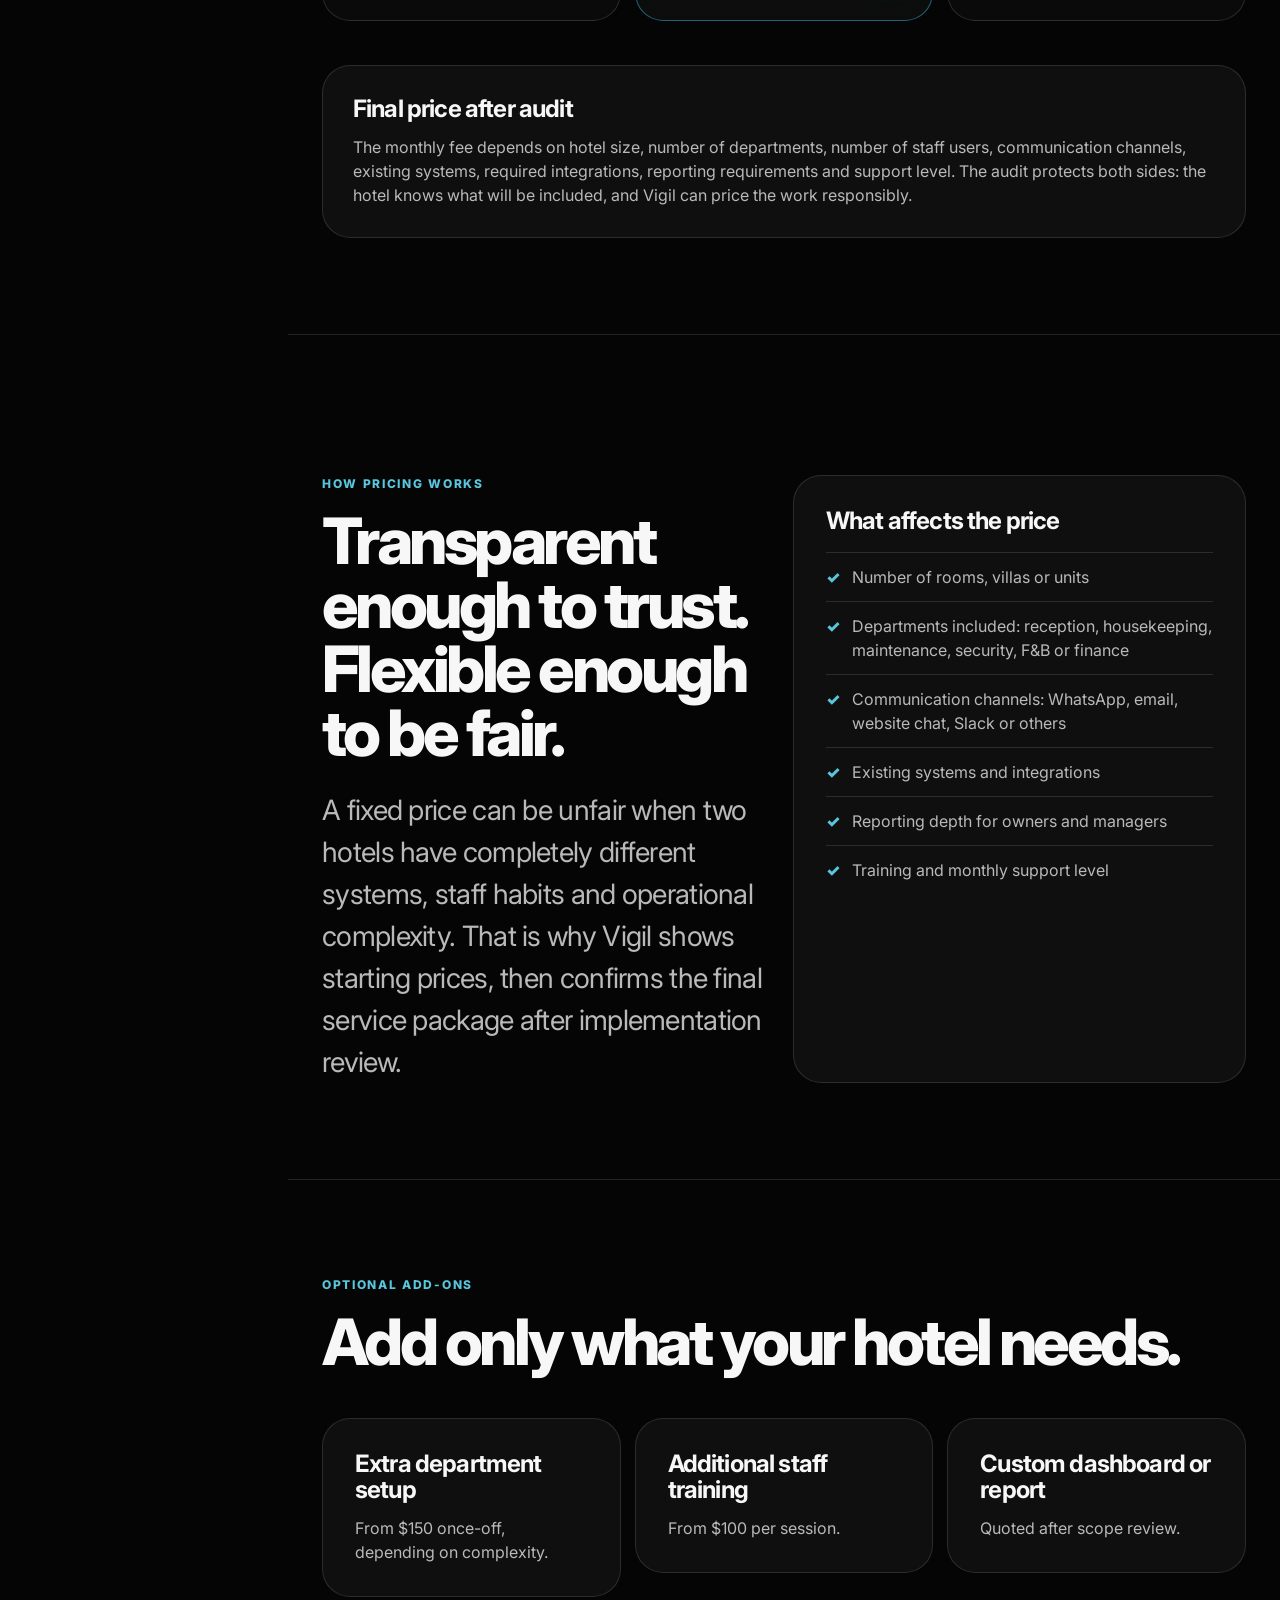
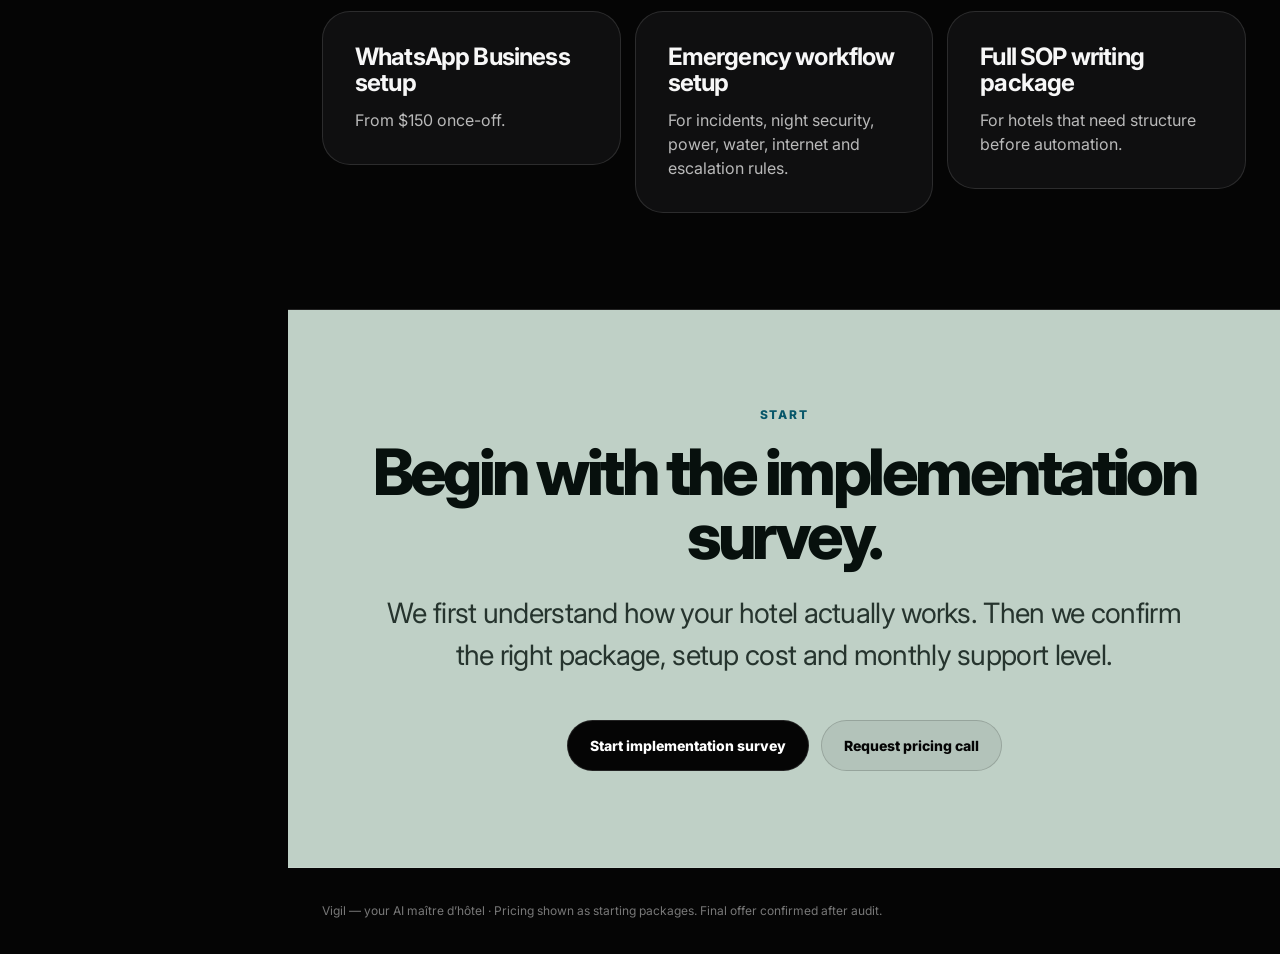
<file: pricing.html>
<!DOCTYPE html>
<html lang="en">
<head>
<meta charset="UTF-8" />
<meta name="viewport" content="width=device-width, initial-scale=1.0" />
<title>Vigil — Pricing & Packages</title>
<meta name="description" content="Vigil pricing and service packages for villas, boutique hotels and larger hotels that want AI guest support, hotel operations workflows and managed implementation." />
<link rel="preconnect" href="https://fonts.googleapis.com">
<link href="https://fonts.googleapis.com/css2?family=Inter:wght@300;400;500;600;700;800&family=Playfair+Display:wght@700;800&display=swap" rel="stylesheet">
<style>
:root{
  --bg:#050505; --panel:#0f0f10; --panel2:#151517; --text:#f7f7f7; --muted:#b9b9b9; --soft:#787878;
  --line:rgba(255,255,255,.12); --blue:#2ea3be; --blue2:#58c6dc; --white:#fff; --sage:#bfd0c6;
  --radius:28px; --radius-sm:16px; --max:1180px; --side:288px;
}
*{box-sizing:border-box;margin:0;padding:0}
html{scroll-behavior:smooth;font-size:16px}
body{font-family:Inter,system-ui,-apple-system,Segoe UI,sans-serif;background:var(--bg);color:var(--text);line-height:1.5;-webkit-font-smoothing:antialiased;overflow-x:hidden}
a{color:inherit;text-decoration:none} button{font:inherit}
.page{display:grid;grid-template-columns:var(--side) 1fr;min-height:100vh}
.sidebar{position:sticky;top:0;height:100vh;border-right:1px solid var(--line);background:rgba(5,5,5,.86);backdrop-filter:blur(20px);padding:28px 22px;display:flex;flex-direction:column;gap:24px;z-index:10}
.brand-mini{display:flex;align-items:center;gap:12px}.small-logo{width:42px;height:42px;border:1px solid var(--line);border-radius:14px;display:grid;place-items:center;overflow:hidden;background:rgba(255,255,255,.03);flex-shrink:0}.small-logo img{width:100%;height:100%;object-fit:contain;padding:7px}.small-logo .logo-placeholder{color:var(--blue);font-family:Playfair Display,serif;font-size:32px;font-weight:800;line-height:1}.brand-mini strong{display:block;font-size:18px;letter-spacing:-.02em}.brand-mini span{display:block;font-size:12px;color:var(--muted);margin-top:1px}
.nav{display:flex;flex-direction:column;gap:3px}.nav a{font-size:13px;color:var(--muted);padding:10px 12px;border-radius:12px;transition:.2s}.nav a:hover{color:var(--white);background:rgba(255,255,255,.06)}
.side-card{margin-top:auto;border:1px solid var(--line);border-radius:20px;padding:18px;background:linear-gradient(180deg,rgba(46,163,190,.12),rgba(255,255,255,.03))}.side-card p{font-size:13px;color:var(--muted);margin:8px 0 14px}.side-card a{display:block;text-align:center;background:var(--white);color:#050505;padding:11px 14px;border-radius:999px;font-size:13px;font-weight:700}
.main{min-width:0}.section{padding:96px 34px;border-bottom:1px solid var(--line)}.container{max-width:var(--max);margin:0 auto}.narrow{max-width:850px;margin:0 auto}.eyebrow{color:var(--blue2);font-size:12px;text-transform:uppercase;letter-spacing:.14em;font-weight:800;margin-bottom:16px}.h1{font-size:clamp(52px,7vw,112px);line-height:.92;letter-spacing:-.07em;font-weight:800}.h2{font-size:clamp(34px,5vw,72px);line-height:1;letter-spacing:-.055em;font-weight:800}.h3{font-size:24px;letter-spacing:-.035em;line-height:1.1}.lead{font-size:clamp(19px,2.2vw,28px);color:var(--muted);max-width:820px;margin-top:24px;letter-spacing:-.025em}.copy{color:var(--muted);font-size:16px}.small{font-size:13px;color:var(--soft)}
.hero{min-height:76vh;display:grid;align-items:center;position:relative;overflow:hidden;background:#000;background-image:linear-gradient(rgba(0,0,0,.72),rgba(0,0,0,.72)),url('pexels-splitshire-1526.jpg');background-size:cover;background-position:center}.hero:before{content:"";position:absolute;inset:-20%;background:radial-gradient(circle at 70% 30%,rgba(46,163,190,.14),transparent 32%),radial-gradient(circle at 30% 70%,rgba(255,255,255,.06),transparent 30%);pointer-events:none}.hero .container{position:relative}.hero-actions{display:flex;gap:12px;margin-top:44px;flex-wrap:wrap}.btn{border:1px solid var(--line);border-radius:999px;padding:14px 22px;font-size:14px;font-weight:800;display:inline-flex;align-items:center;gap:10px}.btn.primary{background:var(--white);color:#050505}.btn.secondary{background:rgba(255,255,255,.05);color:var(--white)}
.strip{display:grid;grid-template-columns:repeat(4,1fr);border:1px solid var(--line);border-radius:var(--radius);overflow:hidden;background:var(--panel);margin-top:52px}.strip div{padding:26px;border-right:1px solid var(--line)}.strip div:last-child{border-right:0}.strip strong{display:block;font-size:28px;letter-spacing:-.04em}.strip span{display:block;color:var(--muted);font-size:13px;margin-top:4px}
.pricing-grid{display:grid;grid-template-columns:repeat(3,1fr);gap:14px;margin-top:44px;align-items:start}.price-card{border:1px solid var(--line);border-radius:var(--radius);background:linear-gradient(180deg,rgba(255,255,255,.055),rgba(255,255,255,.025));overflow:hidden;min-height:100%;transition:.2s}.price-card:hover{border-color:rgba(46,163,190,.55);background:linear-gradient(180deg,rgba(46,163,190,.12),rgba(255,255,255,.025))}.price-card.featured{border-color:rgba(46,163,190,.55);background:linear-gradient(180deg,rgba(46,163,190,.16),rgba(255,255,255,.03))}.price-head{padding:30px 28px 24px}.label{display:inline-flex;background:rgba(46,163,190,.14);color:var(--blue2);border:1px solid rgba(46,163,190,.28);border-radius:999px;padding:6px 10px;font-size:11px;font-weight:800;text-transform:uppercase;letter-spacing:.1em;margin-bottom:20px}.price{font-size:46px;line-height:1;letter-spacing:-.06em;font-weight:800;margin-top:22px}.price span{font-size:15px;color:var(--muted);letter-spacing:-.02em;font-weight:600}.setup{font-size:13px;color:var(--soft);margin-top:8px}.ideal{border-top:1px solid var(--line);padding:18px 28px;color:var(--muted);font-size:14px}.ideal strong{color:var(--white)}
details{border-top:1px solid var(--line)}summary{list-style:none;cursor:pointer;padding:20px 28px;font-weight:800;display:flex;justify-content:space-between;align-items:center;gap:18px}summary::-webkit-details-marker{display:none}summary:focus{outline:none}summary:focus-visible{outline:2px solid rgba(99,211,235,.45);outline-offset:-2px}.plus{width:30px;height:30px;border:1px solid rgba(99,211,235,.55);border-radius:50%;display:grid;place-items:center;flex-shrink:0;color:#061014;background:#63d3eb;transition:.2s;font-size:20px;font-weight:900;box-shadow:0 0 18px rgba(99,211,235,.22)}details[open] .plus{transform:rotate(45deg);background:#63d3eb;border-color:rgba(99,211,235,.75);color:#061014}.details-body{padding:0 28px 28px}.list{display:flex;flex-direction:column;gap:12px;margin-top:18px}.list li{list-style:none;display:flex;gap:12px;color:var(--muted);border-top:1px solid var(--line);padding-top:12px}.tick{color:var(--blue2);font-weight:900}.note{border:1px solid var(--line);border-radius:var(--radius);background:var(--panel);padding:30px;margin-top:44px}.two{display:grid;grid-template-columns:1fr 1fr;gap:18px;margin-top:44px}.panel{border:1px solid var(--line);border-radius:var(--radius);background:var(--panel);padding:32px}.cta{background:var(--sage);color:#07100d;text-align:center}.cta .lead{color:#26342e;margin-left:auto;margin-right:auto}.cta .btn.primary{background:#050505;color:#fff}.cta .btn.secondary{background:rgba(0,0,0,.06);color:#050505;border-color:rgba(0,0,0,.16)}.footer{padding:34px;color:var(--soft);font-size:12px}.mobile-top{display:none}
@media(max-width:980px){.page{display:block}.sidebar{display:none}.mobile-top{display:flex;position:sticky;top:0;z-index:20;align-items:center;justify-content:space-between;padding:14px 18px;background:rgba(5,5,5,.88);border-bottom:1px solid var(--line);backdrop-filter:blur(18px)}.section{padding:74px 20px}.pricing-grid,.two{grid-template-columns:1fr}.strip{grid-template-columns:repeat(2,1fr)}.strip div:nth-child(2){border-right:0}.strip div:nth-child(1),.strip div:nth-child(2){border-bottom:1px solid var(--line)}.hero{min-height:calc(100vh - 64px)}}
</style>
</head>
<body>
<div class="mobile-top"><a class="brand-mini" href="/index.html" aria-label="Vigil home"><div class="small-logo"><img src="logo.png" alt="Vigil logo"></div><div><strong>Vigil</strong><span>AI maître d’hôtel</span></div></a><a class="btn secondary" href="/implementation.html">Audit</a></div>
<div class="page">
<aside class="sidebar">
  <a class="brand-mini" href="/index.html" aria-label="Vigil home"><div class="small-logo"><img src="logo.png" alt="Vigil logo"></div><div><strong>Vigil</strong><span>AI maître d’hôtel</span></div></a>
  <nav class="nav">
    <a href="/index.html#features">Features</a>
    <a href="/index.html#operations">Hotel operations</a>
    <a href="/index.html#implementation">Implementation</a>
    <a href="#packages">Packages</a>
    <a href="#how-pricing-works">How pricing works</a>
    <a href="#add-ons">Add-ons</a>
    <a href="#cta">Start</a>
  </nav>
  <div class="side-card"><strong>Ready to price your hotel?</strong><p>Start with the implementation audit, then we confirm the best package.</p><a href="/implementation.html">Start implementation survey ></a></div>
</aside>

<main class="main">
<section id="home" class="section hero">
  <div class="container narrow">
    <div class="eyebrow">Pricing</div>
    <h1 class="h1">Choose the right level of Vigil.</h1>
    <p class="lead">Simple starting packages for different types of hotels. Final pricing is confirmed after a short implementation audit, because every property has different systems, staff structures and guest communication needs.</p>
    <div class="hero-actions"><a class="btn primary" href="#packages">View packages</a><a class="btn secondary" href="/implementation.html">Start implementation survey</a></div>
  </div>
</section>

<section id="packages" class="section">
  <div class="container">
    <div class="eyebrow">Packages</div>
    <h2 class="h2">Three clear ways to start.</h2>
    <p class="lead">Click each package to expand what is included. Prices are initial starting prices and may change after the audit if the hotel needs more departments, integrations or support.</p>

    <div class="pricing-grid">
      <article class="price-card">
        <div class="price-head">
          <div class="label">Small property</div>
          <h3 class="h3">Vigil Starter</h3>
          <p class="copy" style="margin-top:14px">AI guest support for villas, guesthouses and small boutique hotels.</p>
          <div class="price">From $150<span>/month</span></div>
          <div class="setup">Typical setup: from $300 once-off</div>
        </div>
        <div class="ideal"><strong>Best for:</strong> villas, guesthouses, small hotels, campisies, hostels and first-time AI adoption.</div>
        <details>
          <summary>What Starter includes <span class="plus">+</span></summary>
          <div class="details-body">
            <ul class="list">
              <li><span class="tick">✓</span> AI guest FAQ assistant trained on your hotel information</li>
              <li><span class="tick">✓</span> Basic guest message support for safe, common questions</li>
              <li><span class="tick">✓</span> Hotel knowledge base: rooms, facilities, rules, services and local tips</li>
              <li><span class="tick">✓</span> Basic guest request logging and staff notification flow</li>
              <li><span class="tick">✓</span> One department setup, usually reception or front office</li>
              <li><span class="tick">✓</span> Monthly update of hotel information</li>
              <li><span class="tick">✓</span> Basic monthly summary report</li>
              <li><span class="tick">✓</span> Password and access safety checklist</li>
            </ul>
          </div>
        </details>
      </article>

      <article class="price-card featured">
        <div class="price-head">
          <div class="label">Most useful</div>
          <h3 class="h3">Vigil Operations</h3>
          <p class="copy" style="margin-top:14px">The AI layer for independent hotels that need guest support and staff follow-up.</p>
          <div class="price">From $350<span>/month</span></div>
          <div class="setup">Typical setup: from $500 once-off</div>
        </div>
        <div class="ideal"><strong>Best for:</strong> independent hotels with reception, HK, maintenance and management reporting.</div>
        <details>
          <summary>What Operations includes <span class="plus">+</span></summary>
          <div class="details-body">
            <ul class="list">
              <li><span class="tick">✓</span> Everything in Vigil Starter</li>
              <li><span class="tick">✓</span> Guest communication support with clear approval rules</li>
              <li><span class="tick">✓</span> Internal task creation and follow-up</li>
              <li><span class="tick">✓</span> Maintenance issue reporting and escalation</li>
              <li><span class="tick">✓</span> Housekeeping, front office and management workflows</li>
              <li><span class="tick">✓</span> Daily or weekly management summary</li>
              <li><span class="tick">✓</span> Basic SOP and checklist library</li>
              <li><span class="tick">✓</span> Staff training session</li>
              <li><span class="tick">✓</span> Implementation audit and systems mapping</li>
              <li><span class="tick">✓</span> Monthly improvement meeting</li>
            </ul>
          </div>
        </details>
      </article>

      <article class="price-card">
        <div class="price-head">
          <div class="label">Larger hotel</div>
          <h3 class="h3">Vigil Premium</h3>
          <p class="copy" style="margin-top:14px">Managed AI operations for more complex multi-department properties.</p>
          <div class="price">From $750<span>/month</span></div>
          <div class="setup">Typical setup: from $1,500 once-off</div>
        </div>
        <div class="ideal"><strong>Best for:</strong> resorts, larger boutique hotels and owners who want deeper operational control.</div>
        <details>
          <summary>What Premium includes <span class="plus">+</span></summary>
          <div class="details-body">
            <ul class="list">
              <li><span class="tick">✓</span> Everything in Vigil Operations</li>
              <li><span class="tick">✓</span> Multi-department implementation</li>
              <li><span class="tick">✓</span> Custom AI workflows for your property</li>
              <li><span class="tick">✓</span> Deeper reporting for managers and owners</li>
              <li><span class="tick">✓</span> Reputation and review monitoring support</li>
              <li><span class="tick">✓</span> Incident and safety reporting structure</li>
              <li><span class="tick">✓</span> Advanced SOP and document setup</li>
              <li><span class="tick">✓</span> More frequent optimization and priority support</li>
              <li><span class="tick">✓</span> Integration planning for PMS, email, sheets, Slack, WhatsApp or other tools</li>
              <li><span class="tick">✓</span> Quarterly operational review</li>
                <li><span class="tick">✓</span> CCTV camera feature</li>
              <li><span class="tick">✓</span> Ai VOICE assistance feature</li>
            </ul>
          </div>
        </details>
      </article>
    </div>

    <div class="note">
      <h3 class="h3">Final price after audit</h3>
      <p class="copy" style="margin-top:12px">The monthly fee depends on hotel size, number of departments, number of staff users, communication channels, existing systems, required integrations, reporting requirements and support level. The audit protects both sides: the hotel knows what will be included, and Vigil can price the work responsibly.</p>
    </div>
  </div>
</section>

<section id="how-pricing-works" class="section">
  <div class="container two">
    <div>
      <div class="eyebrow">How pricing works</div>
      <h2 class="h2">Transparent enough to trust. Flexible enough to be fair.</h2>
      <p class="lead">A fixed price can be unfair when two hotels have completely different systems, staff habits and operational complexity. That is why Vigil shows starting prices, then confirms the final service package after implementation review.</p>
    </div>
    <div class="panel">
      <h3 class="h3">What affects the price</h3>
      <ul class="list">
        <li><span class="tick">✓</span> Number of rooms, villas or units</li>
        <li><span class="tick">✓</span> Departments included: reception, housekeeping, maintenance, security, F&B or finance</li>
        <li><span class="tick">✓</span> Communication channels: WhatsApp, email, website chat, Slack or others</li>
        <li><span class="tick">✓</span> Existing systems and integrations</li>
        <li><span class="tick">✓</span> Reporting depth for owners and managers</li>
        <li><span class="tick">✓</span> Training and monthly support level</li>
      </ul>
    </div>
  </div>
</section>

<section id="add-ons" class="section">
  <div class="container">
    <div class="eyebrow">Optional add-ons</div>
    <h2 class="h2">Add only what your hotel needs.</h2>
    <div class="pricing-grid">
      <div class="panel"><h3 class="h3">Extra department setup</h3><p class="copy" style="margin-top:12px">From $150 once-off, depending on complexity.</p></div>
      <div class="panel"><h3 class="h3">Additional staff training</h3><p class="copy" style="margin-top:12px">From $100 per session.</p></div>
      <div class="panel"><h3 class="h3">Custom dashboard or report</h3><p class="copy" style="margin-top:12px">Quoted after scope review.</p></div>
      <div class="panel"><h3 class="h3">WhatsApp Business setup</h3><p class="copy" style="margin-top:12px">From $150 once-off.</p></div>
      <div class="panel"><h3 class="h3">Emergency workflow setup</h3><p class="copy" style="margin-top:12px">For incidents, night security, power, water, internet and escalation rules.</p></div>
      <div class="panel"><h3 class="h3">Full SOP writing package</h3><p class="copy" style="margin-top:12px">For hotels that need structure before automation.</p></div>
    </div>
  </div>
</section>

<section id="cta" class="section cta">
  <div class="container narrow">
    <div class="eyebrow" style="color:#075669">Start</div>
    <h2 class="h2">Begin with the implementation survey.</h2>
    <p class="lead">We first understand how your hotel actually works. Then we confirm the right package, setup cost and monthly support level.</p>
    <div class="hero-actions" style="justify-content:center"><a class="btn primary" href="/implementation.html">Start implementation survey</a><a class="btn secondary" href="mailto:hello@vigil.works?subject=Vigil pricing request">Request pricing call</a></div>
  </div>
</section>

<footer class="footer"><div class="container">Vigil — your AI maître d’hôtel · Pricing shown as starting packages. Final offer confirmed after audit.</div></footer>
</main>
</div>
</body>
</html>
</file>
